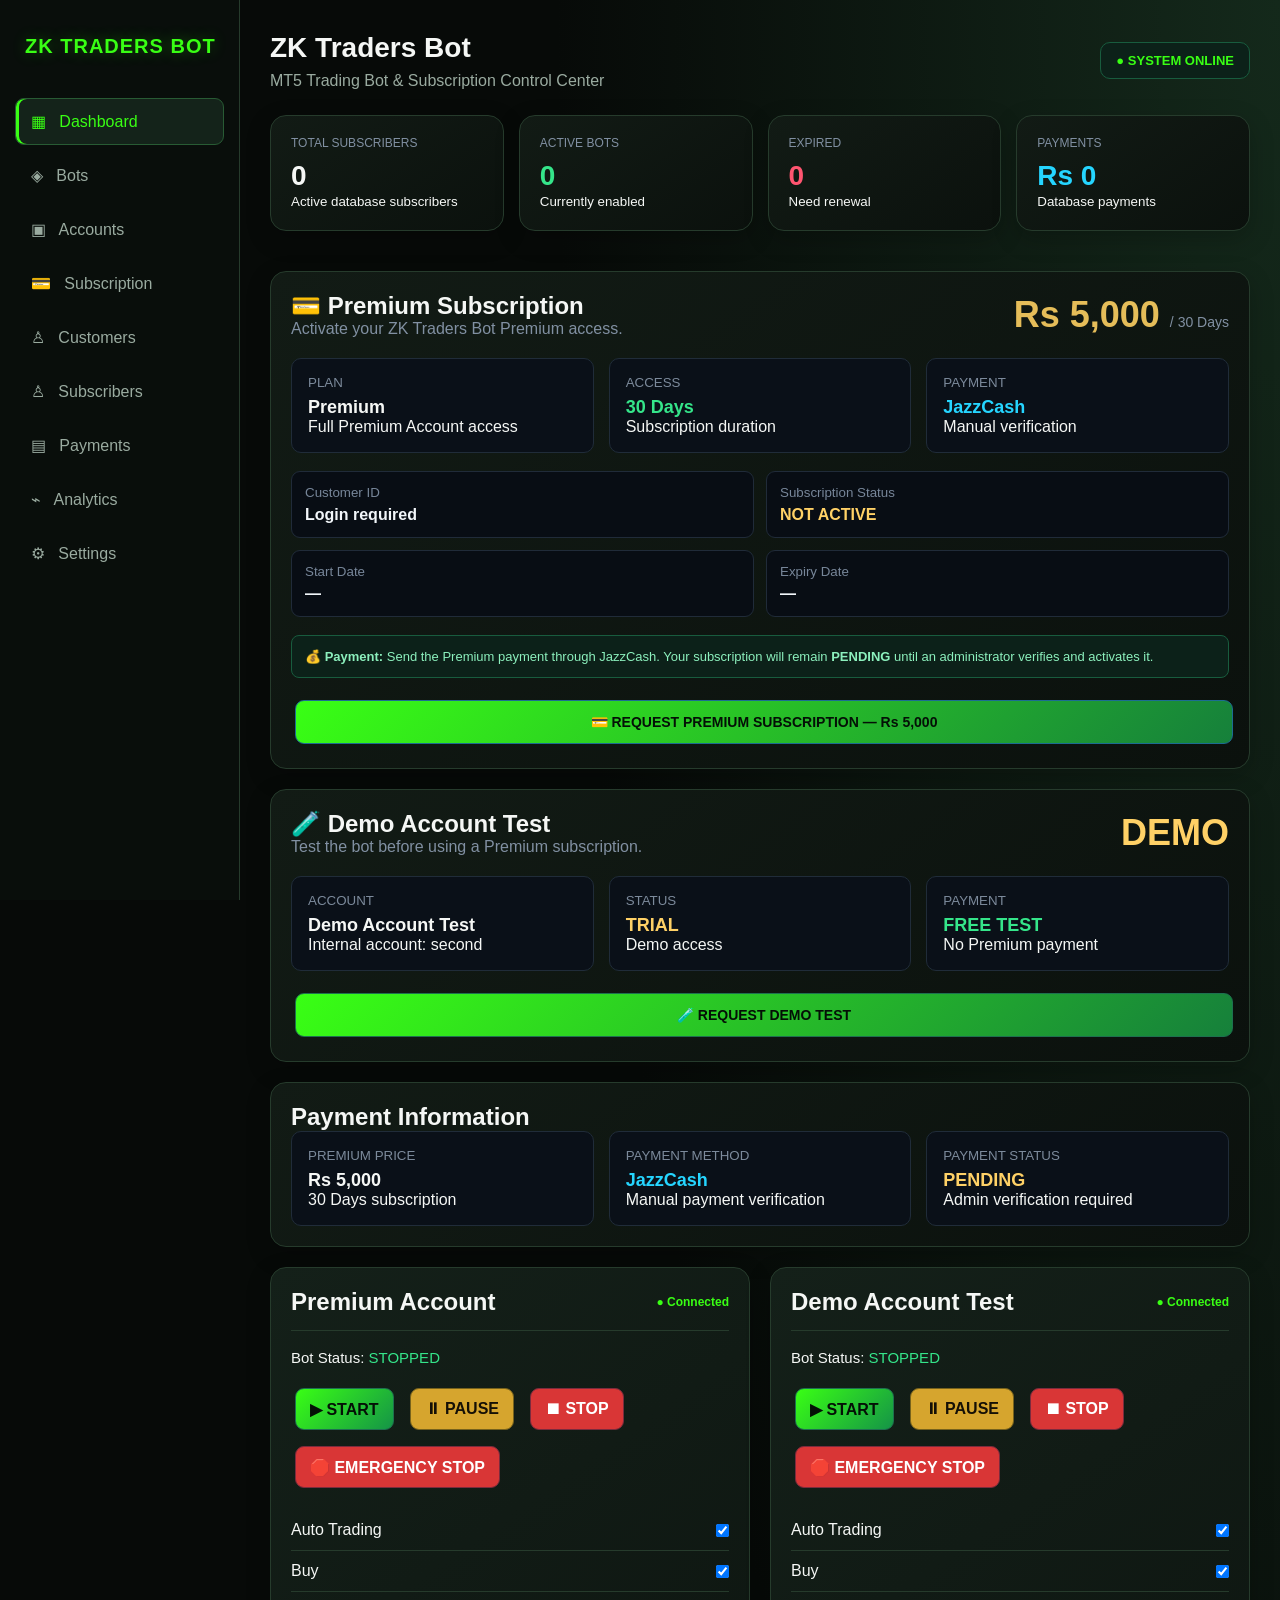
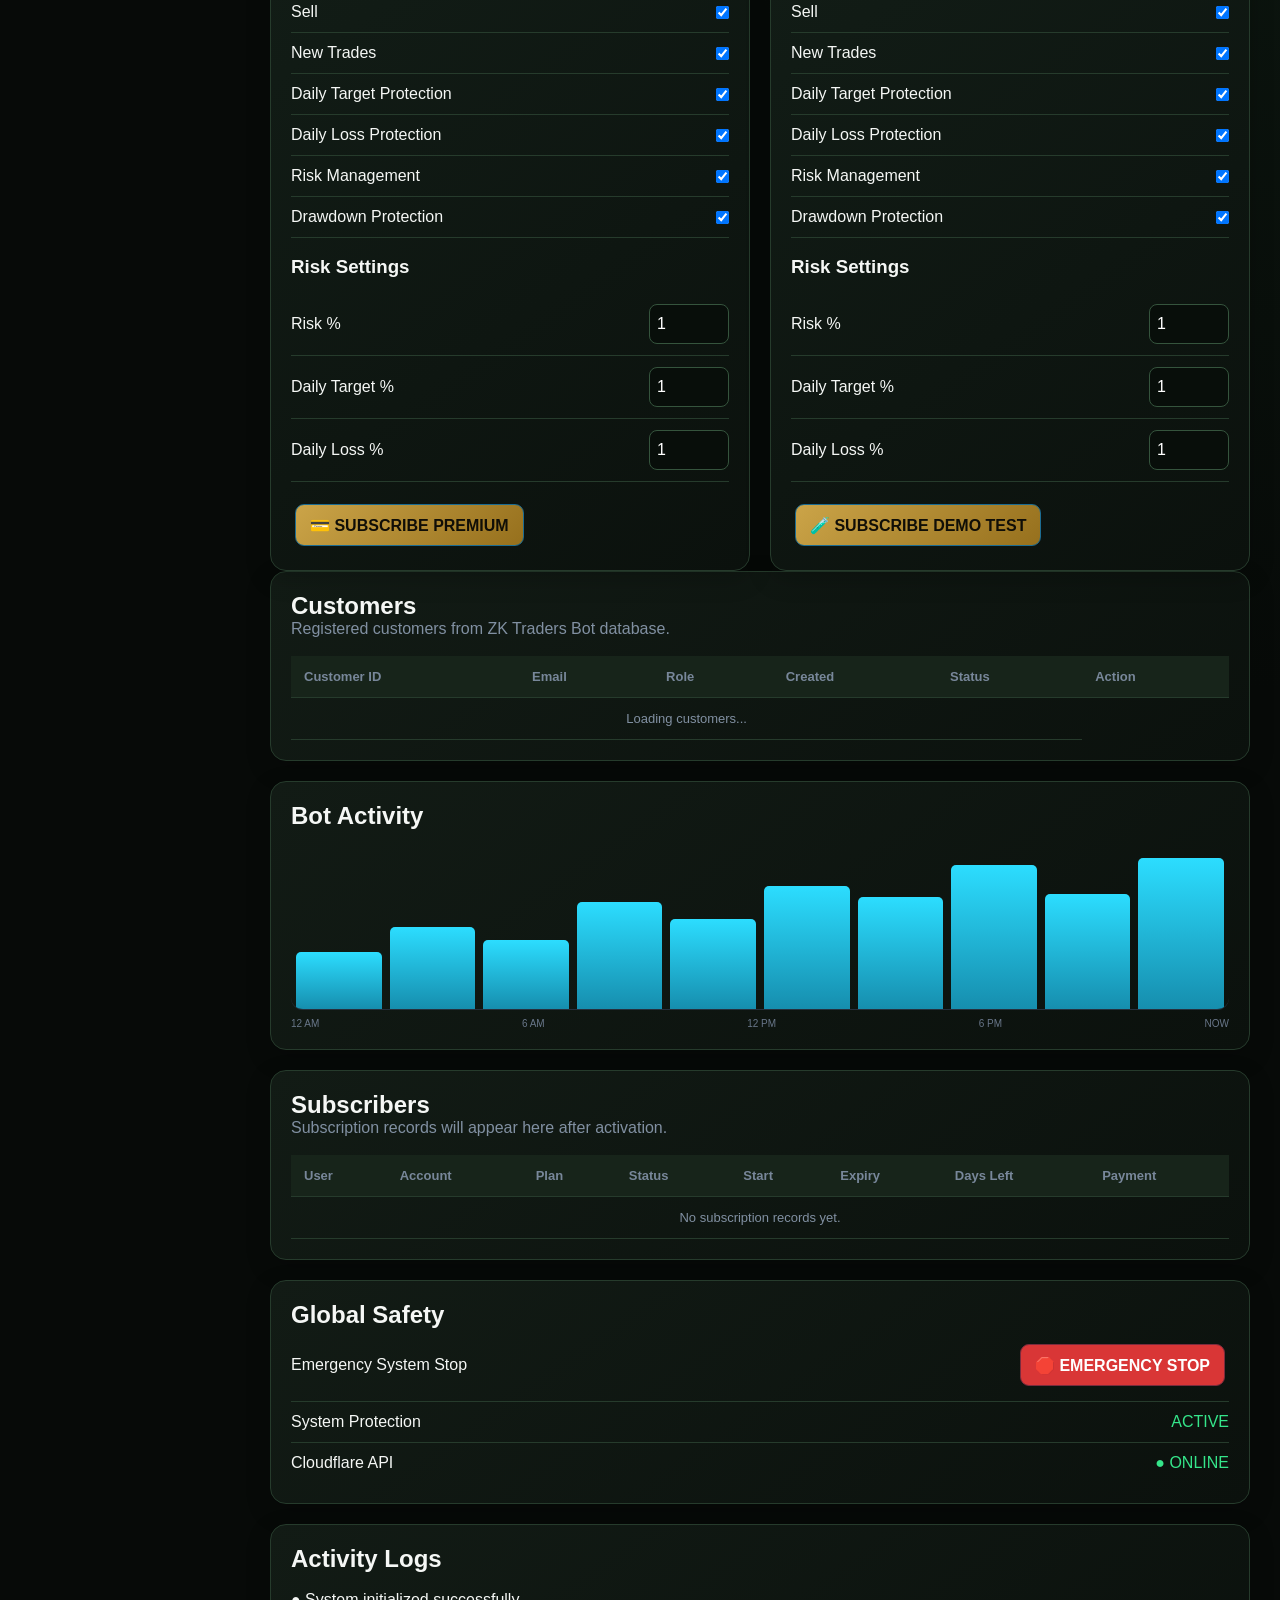
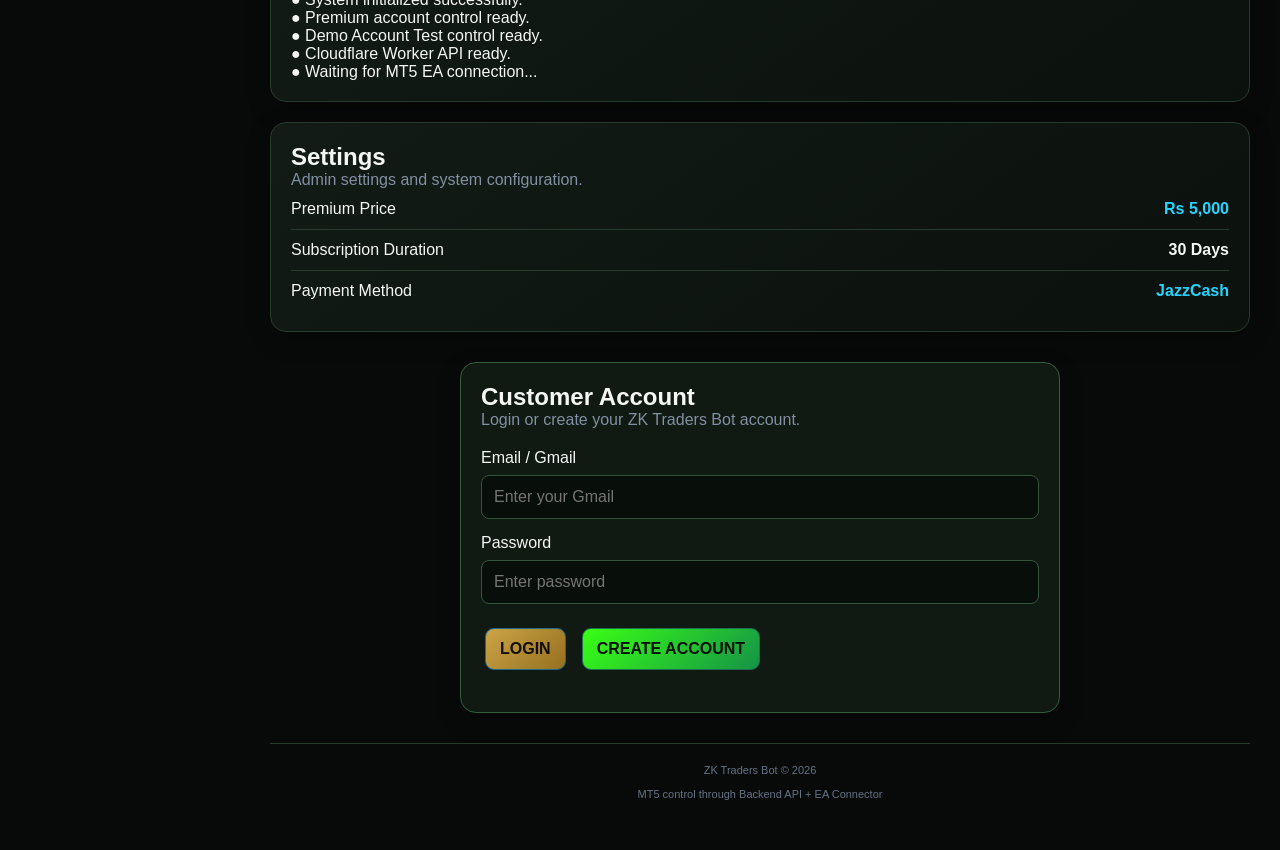
<file: index.html>
<!DOCTYPE html>
<html lang="en">

<head>
    <meta charset="UTF-8">
   <meta name="viewport" content="width=device-width, initial-scale=1.0">

    <title>ZK Traders Bot</title>

    <link rel="stylesheet" href="style.css">

    <style>
        * {
            box-sizing: border-box;
        }

        html {
            scroll-behavior: smooth;
        }

        body {
            margin: 0;
            font-family: Arial, Helvetica, sans-serif;
            background: #070b12;
            color: #f2f6fa;
        }

        .app {
            display: flex;
            min-height: 100vh;
        }

        /* SIDEBAR */

        .sidebar {
            width: 240px;
            background: #0c111a;
            border-right: 1px solid #202a38;
            padding: 25px 15px;
            position: fixed;
            top: 0;
            bottom: 0;
            overflow-y: auto;
        }

        .logo {
            font-size: 20px;
            font-weight: bold;
            padding: 10px;
            margin-bottom: 30px;
            color: #24d8ff;
        }

        .nav-item {
            display: block;
            text-decoration: none;
            color: #8795a7;
            padding: 13px 15px;
            border-radius: 9px;
            margin-bottom: 7px;
        }

        .nav-item:hover,
        .nav-item.active {
            background: #14202d;
            color: #ffffff;
        }

        /* MAIN */

        .main {
            margin-left: 240px;
            width: calc(100% - 240px);
            padding: 30px;
        }

        .header {
            display: flex;
            justify-content: space-between;
            align-items: center;
            margin-bottom: 25px;
        }

        .header h1 {
            margin: 0;
            font-size: 28px;
        }

        .header p {
            color: #7d8b9d;
            margin-top: 7px;
        }

        .status-online {
            background: #0c2119;
            border: 1px solid #185c3e;
            color: #35e58a;
            padding: 10px 15px;
            border-radius: 10px;
            font-size: 13px;
        }

        /* STAT CARDS */

        .cards {
            display: grid;
            grid-template-columns: repeat(4, 1fr);
            gap: 15px;
            margin-bottom: 20px;
        }

        .card {
            background: linear-gradient(145deg, #111822, #0d131c);
            border: 1px solid #202b39;
            border-radius: 14px;
            padding: 20px;
            margin-bottom: 20px;
        }

        .card h2,
        .card h3 {
            margin-top: 0;
        }

        .metric-label {
            color: #8190a2;
            font-size: 12px;
        }

        .metric-number {
            font-size: 28px;
            font-weight: bold;
            margin-top: 10px;
        }

        .green {
            color: #35e58a !important;
        }

        .cyan {
            color: #25d5ff !important;
        }

        .red {
            color: #ff5570 !important;
        }

        .yellow {
            color: #ffd166 !important;
        }

        /* BOT AREA */

        .account-grid {
            display: grid;
            grid-template-columns: repeat(2, 1fr);
            gap: 20px;
        }

        .account-header {
            display: flex;
            justify-content: space-between;
            align-items: center;
            gap: 10px;
        }

        .connected {
            color: #35e58a;
            font-size: 12px;
        }

        .bot-status {
            font-size: 15px;
            margin: 18px 0;
        }

        .buttons {
            display: flex;
            gap: 8px;
            flex-wrap: wrap;
            margin-bottom: 18px;
        }

        button {
            border: 1px solid #2b3949;
            background: #151e29;
            color: white;
            padding: 10px 14px;
            border-radius: 8px;
            cursor: pointer;
        }

        button:hover {
            opacity: .85;
        }

        .start {
            background: #123c2c;
            border-color: #1d714f;
        }

        .pause {
            background: #3a3215;
            border-color: #77621c;
        }

        .stop {
            background: #421923;
            border-color: #7c2b3d;
        }

        .blue {
            background: #12354b;
            border-color: #1c6c92;
        }

        .subscribe-button {
            width: 100%;
            padding: 13px;
            font-size: 14px;
            font-weight: bold;
        }

        /* CONTROL ROWS */

        .control {
            display: flex;
            justify-content: space-between;
            align-items: center;
            padding: 11px 0;
            border-bottom: 1px solid #1c2632;
            gap: 15px;
        }

        .control input[type="number"] {
            width: 80px;
            background: #080d14;
            color: white;
            border: 1px solid #293646;
            border-radius: 6px;
            padding: 7px;
        }

        /* SUBSCRIPTION */

        .subscription-hero {
            background:
                radial-gradient(circle at top right, rgba(37, 213, 255, .12), transparent 35%),
                linear-gradient(145deg, #111b27, #0b1119);
            border: 1px solid #244257;
        }

        .subscription-title {
            display: flex;
            justify-content: space-between;
            align-items: center;
            gap: 20px;
            margin-bottom: 20px;
        }

        .subscription-price {
            font-size: 36px;
            font-weight: bold;
            color: #25d5ff;
        }

        .subscription-price span {
            font-size: 14px;
            color: #8190a2;
            font-weight: normal;
        }

        .subscription-grid {
            display: grid;
            grid-template-columns: 1fr 1fr 1fr;
            gap: 15px;
        }

        .subscription-box {
            background: #0a1018;
            border: 1px solid #202c39;
            border-radius: 10px;
            padding: 16px;
        }

        .subscription-box small {
            display: block;
            color: #7c8a9b;
            margin-bottom: 7px;
        }

        .subscription-box strong {
            font-size: 18px;
        }

        .subscription-details {
            display: grid;
            grid-template-columns: repeat(2, 1fr);
            gap: 12px;
            margin-top: 18px;
        }

        .subscription-detail {
            background: #080d14;
            border: 1px solid #202b39;
            border-radius: 9px;
            padding: 13px;
        }

        .subscription-detail small {
            display: block;
            color: #778699;
            margin-bottom: 6px;
        }

        .subscription-detail strong {
            color: #f2f6fa;
        }

        .payment-note {
            background: #0c2119;
            border: 1px solid #185c3e;
            color: #8cf0bd;
            padding: 13px;
            border-radius: 8px;
            margin-top: 18px;
            font-size: 13px;
        }

        .demo-subscription {
            background:
                radial-gradient(circle at top right, rgba(255, 209, 102, .08), transparent 35%),
                linear-gradient(145deg, #151710, #0d1110);
        }

        /* TABLE */

        .table-wrapper {
            overflow-x: auto;
        }

        table {
            width: 100%;
            border-collapse: collapse;
            min-width: 700px;
        }

        th,
        td {
            padding: 13px;
            border-bottom: 1px solid #1d2733;
            text-align: left;
            font-size: 13px;
        }

        th {
            color: #78879a;
        }

        .badge {
            padding: 5px 8px;
            border-radius: 6px;
            font-size: 10px;
            font-weight: bold;
        }

        .badge-active {
            background: #10291f;
            color: #35e58a;
        }

        .badge-expired {
            background: #2b151b;
            color: #ff647d;
        }

        .badge-pending {
            background: #332b12;
            color: #ffd166;
        }

        /* CUSTOMER TABLE */

        .customer-id {
            color: #25d5ff;
            font-weight: bold;
        }

        .customer-email {
            color: #dce5ef;
        }

        .admin-badge {
            background: #12354b;
            color: #25d5ff;
        }

        .customer-badge {
            background: #10291f;
            color: #35e58a;
        }

        /* CHART */

        .chart {
            height: 180px;
            display: flex;
            align-items: end;
            gap: 8px;
            border-bottom: 1px solid #26303d;
            padding: 15px 5px 0;
        }

        .bar {
            flex: 1;
            background: linear-gradient(to top, #168eae, #2cddff);
            border-radius: 5px 5px 0 0;
            min-height: 10px;
        }

        .chart-labels {
            display: flex;
            justify-content: space-between;
            color: #687689;
            font-size: 10px;
            margin-top: 8px;
        }

        .footer {
            color: #657386;
            text-align: center;
            font-size: 11px;
            padding: 20px;
        }

        /* LOGIN */

        .customer-access {
            max-width: 600px;
            margin: 30px auto;
        }

        .customer-input {
            width: 100%;
            margin-top: 8px;
            padding: 12px;
            background: #080d14;
            color: white;
            border: 1px solid #293646;
            border-radius: 7px;
        }

        .customer-help {
            color: #8190a2;
        }

        /* RESPONSIVE */

        @media(max-width: 1100px) {

            .cards {
                grid-template-columns: repeat(2, 1fr);
            }

            .account-grid {
                grid-template-columns: 1fr;
            }

            .subscription-grid {
                grid-template-columns: 1fr;
            }
        }

        @media(max-width: 700px) {

            .sidebar {
                width: 65px;
                padding: 15px 7px;
            }

            .logo {
                font-size: 0;
            }

            .logo:after {
                content: "ZK";
                font-size: 18px;
            }

            .nav-item {
                font-size: 0;
                text-align: center;
            }

            .main {
                margin-left: 65px;
                width: calc(100% - 65px);
                padding: 15px;
            }

            .cards {
                grid-template-columns: 1fr;
            }

            .header {
                align-items: flex-start;
                gap: 10px;
                flex-direction: column;
            }

            .account-header {
                align-items: flex-start;
                flex-direction: column;
            }

            .control {
                align-items: flex-start;
            }

            .subscription-title {
                align-items: flex-start;
                flex-direction: column;
            }

            .subscription-details {
                grid-template-columns: 1fr;
            }
        }
    </style>
</head>

<body>

<div class="app">

    <!-- SIDEBAR -->

    <aside class="sidebar">

        <div class="logo">
            ZK TRADERS BOT
        </div>

        <a href="#dashboard" class="nav-item active">
            ▦ &nbsp; Dashboard
        </a>

        <a href="#bots" class="nav-item">
            ◈ &nbsp; Bots
        </a>

     <a href="accounts.html" class="nav-item">
            ▣ &nbsp; Accounts
        </a>

        <a href="#subscription" class="nav-item">
            💳 &nbsp; Subscription
        </a>

        <a href="#customers" class="nav-item">
            ♙ &nbsp; Customers
        </a>

        <a href="#subscribers" class="nav-item">
            ♙ &nbsp; Subscribers
        </a>
<a href="payment.html" class="nav-item">
            ▤ &nbsp; Payments
        </a>

        <a href="#analytics" class="nav-item">
            ⌁ &nbsp; Analytics
        </a>

        <a href="#settings" class="nav-item">
            ⚙ &nbsp; Settings
        </a>

    </aside>


    <!-- MAIN -->

    <main class="main">

        <!-- HEADER -->

        <div class="header" id="dashboard">

            <div>

                <h1>
                    ZK Traders Bot
                </h1>

                <p>
                    MT5 Trading Bot & Subscription Control Center
                </p>

            </div>

            <div class="status-online">
                ● SYSTEM ONLINE
            </div>

        </div>


        <!-- STATISTICS -->

        <div class="cards">

            <div class="card">

                <div class="metric-label">
                    TOTAL SUBSCRIBERS
                </div>

                <div class="metric-number subscriber-count">
                    0
                </div>

                <small>
                    Active database subscribers
                </small>

            </div>


            <div class="card">

                <div class="metric-label">
                    ACTIVE BOTS
                </div>

                <div class="metric-number green">
                    0
                </div>

                <small>
                    Currently enabled
                </small>

            </div>


            <div class="card">

                <div class="metric-label">
                    EXPIRED
                </div>

                <div class="metric-number red">
                    0
                </div>

                <small>
                    Need renewal
                </small>

            </div>


            <div class="card">

                <div class="metric-label">
                    PAYMENTS
                </div>

                <div class="metric-number cyan">
                    Rs 0
                </div>

                <small>
                    Database payments
                </small>

            </div>

        </div>


        <!-- SUBSCRIPTION PAGE -->

        <section id="subscription">

            <div class="card subscription-hero">

                <div class="subscription-title">

                    <div>

                        <h2>
                            💳 Premium Subscription
                        </h2>

                        <p class="customer-help">
                            Activate your ZK Traders Bot Premium access.
                        </p>

                    </div>

                    <div class="subscription-price">
                        Rs 5,000
                        <span>/ 30 Days</span>
                    </div>

                </div>


                <div class="subscription-grid">

                    <div class="subscription-box">

                        <small>
                            PLAN
                        </small>

                        <strong>
                            Premium
                        </strong>

                        <p>
                            Full Premium Account access
                        </p>

                    </div>


                    <div class="subscription-box">

                        <small>
                            ACCESS
                        </small>

                        <strong class="green">
                            30 Days
                        </strong>

                        <p>
                            Subscription duration
                        </p>

                    </div>


                    <div class="subscription-box">

                        <small>
                            PAYMENT
                        </small>

                        <strong class="cyan">
                            JazzCash
                        </strong>

                        <p>
                            Manual verification
                        </p>

                    </div>

                </div>


                <div class="subscription-details">

                    <div class="subscription-detail">

                        <small>
                            Customer ID
                        </small>

                        <strong id="subscription-customer-id">
                            Login required
                        </strong>

                    </div>


                    <div class="subscription-detail">

                        <small>
                            Subscription Status
                        </small>

                        <strong class="yellow" id="subscription-status">
                            NOT ACTIVE
                        </strong>

                    </div>


                    <div class="subscription-detail">

                        <small>
                            Start Date
                        </small>

                        <strong id="subscription-start">
                            —
                        </strong>

                    </div>


                    <div class="subscription-detail">

                        <small>
                            Expiry Date
                        </small>

                        <strong id="subscription-expiry">
                            —
                        </strong>

                    </div>

                </div>


                <div class="payment-note">

                    💰 <strong>Payment:</strong>
                    Send the Premium payment through JazzCash.
                    Your subscription will remain <strong>PENDING</strong>
                    until an administrator verifies and activates it.

                </div>


                <br>

                <button
                    class="blue subscribe-button"
                    onclick="subscribePremium()">

                    💳 REQUEST PREMIUM SUBSCRIPTION — Rs 5,000

                </button>

            </div>


            <!-- DEMO SUBSCRIPTION -->

            <div class="card demo-subscription">

                <div class="subscription-title">

                    <div>

                        <h2>
                            🧪 Demo Account Test
                        </h2>

                        <p class="customer-help">
                            Test the bot before using a Premium subscription.
                        </p>

                    </div>

                    <div class="subscription-price yellow">
                        DEMO
                    </div>

                </div>


                <div class="subscription-grid">

                    <div class="subscription-box">

                        <small>
                            ACCOUNT
                        </small>

                        <strong>
                            Demo Account Test
                        </strong>

                        <p>
                            Internal account: second
                        </p>

                    </div>


                    <div class="subscription-box">

                        <small>
                            STATUS
                        </small>

                        <strong class="yellow">
                            TRIAL
                        </strong>

                        <p>
                            Demo access
                        </p>

                    </div>


                    <div class="subscription-box">

                        <small>
                            PAYMENT
                        </small>

                        <strong class="green">
                            FREE TEST
                        </strong>

                        <p>
                            No Premium payment
                        </p>

                    </div>

                </div>


                <br>

                <button
                    class="start subscribe-button"
                    onclick="subscribeDemo()">

                    🧪 REQUEST DEMO TEST

                </button>

            </div>

        </section>


        <!-- PAYMENT INFORMATION -->

        <div
            class="card"
            id="payments">

            <h2>
                Payment Information
            </h2>

            <div class="subscription-grid">

                <div class="subscription-box">

                    <small>
                        PREMIUM PRICE
                    </small>

                    <strong>
                        Rs 5,000
                    </strong>

                    <p>
                        30 Days subscription
                    </p>

                </div>


                <div class="subscription-box">

                    <small>
                        PAYMENT METHOD
                    </small>

                    <strong class="cyan">
                        JazzCash
                    </strong>

                    <p>
                        Manual payment verification
                    </p>

                </div>


                <div class="subscription-box">

                    <small>
                        PAYMENT STATUS
                    </small>

                    <strong class="yellow">
                        PENDING
                    </strong>

                    <p>
                        Admin verification required
                    </p>

                </div>

            </div>

        </div>


        <!-- ACCOUNTS -->

        <div id="accounts" class="account-grid">


            <!-- PREMIUM -->

            <div class="card" id="bots">

                <div class="account-header">

                    <h2>
                        Premium Account
                    </h2>

                    <span class="connected">
                        ● Connected
                    </span>

                </div>


                <div class="bot-status">

                    Bot Status:

                    <span id="premium-status" class="green">
                        STOPPED
                    </span>

                </div>


               <div class="buttons admin-only">

                    <button
                        class="start"
                        onclick="setBotStatus('premium','RUNNING')">
                        ▶ START
                    </button>

                    <button
                        class="pause"
                        onclick="setBotStatus('premium','PAUSED')">
                        ⏸ PAUSE
                    </button>

                    <button
                        class="stop"
                        onclick="setBotStatus('premium','STOPPED')">
                        ⏹ STOP
                    </button>

                    <button
                        class="stop"
                        onclick="setBotStatus('premium','EMERGENCY_STOP')">
                        🛑 EMERGENCY STOP
                    </button>

                </div>


                <div class="control">
                    <span>Auto Trading</span>
                    <input
                        type="checkbox"
                        checked
                        onchange="toggleControl('premium','autoTrading',this.checked)">
                </div>


                <div class="control">
                    <span>Buy</span>
                    <input
                        type="checkbox"
                        checked
                        onchange="toggleControl('premium','buy',this.checked)">
                </div>


                <div class="control">
                    <span>Sell</span>
                    <input
                        type="checkbox"
                        checked
                        onchange="toggleControl('premium','sell',this.checked)">
                </div>


                <div class="control">
                    <span>New Trades</span>
                    <input
                        type="checkbox"
                        checked
                        onchange="toggleControl('premium','newTrades',this.checked)">
                </div>


                <div class="control">
                    <span>Daily Target Protection</span>
                    <input
                        type="checkbox"
                        checked
                        onchange="toggleControl('premium','dailyTarget',this.checked)">
                </div>


                <div class="control">
                    <span>Daily Loss Protection</span>
                    <input
                        type="checkbox"
                        checked
                        onchange="toggleControl('premium','dailyLoss',this.checked)">
                </div>


                <div class="control">
                    <span>Risk Management</span>
                    <input
                        type="checkbox"
                        checked
                        onchange="toggleControl('premium','risk',this.checked)">
                </div>


                <div class="control">
                    <span>Drawdown Protection</span>
                    <input
                        type="checkbox"
                        checked
                        onchange="toggleControl('premium','drawdown',this.checked)">
                </div>


                <br>

                <h3>
                    Risk Settings
                </h3>


                <div class="control">
                    <span>Risk %</span>

                    <input
                        type="number"
                        id="premium-risk"
                        value="1"
                        min="0"
                        step="0.1">
                </div>


                <div class="control">
                    <span>Daily Target %</span>

                    <input
                        type="number"
                        id="premium-target"
                        value="1"
                        min="0"
                        step="0.1">
                </div>


                <div class="control">
                    <span>Daily Loss %</span>

                    <input
                        type="number"
                        id="premium-loss"
                        value="1"
                        min="0"
                        step="0.1">
                </div>


                <br>

                <button
                    class="blue"
                    onclick="subscribePremium()">

                    💳 SUBSCRIBE PREMIUM

                </button>

            </div>


            <!-- DEMO ACCOUNT -->

            <div class="card">

                <div class="account-header">

                    <h2>
                        Demo Account Test
                    </h2>

                    <span class="connected">
                        ● Connected
                    </span>

                </div>


                <div class="bot-status">

                    Bot Status:

                    <span id="second-status" class="green">
                        STOPPED
                    </span>

                </div>


           <div class="buttons admin-only">

                    <button
                        class="start"
                        onclick="setBotStatus('second','RUNNING')">
                        ▶ START
                    </button>

                    <button
                        class="pause"
                        onclick="setBotStatus('second','PAUSED')">
                        ⏸ PAUSE
                    </button>

                    <button
                        class="stop"
                        onclick="setBotStatus('second','STOPPED')">
                        ⏹ STOP
                    </button>

                    <button
                        class="stop"
                        onclick="setBotStatus('second','EMERGENCY_STOP')">
                        🛑 EMERGENCY STOP
                    </button>

                </div>


                <div class="control">
                    <span>Auto Trading</span>
                    <input
                        type="checkbox"
                        checked
                        onchange="toggleControl('second','autoTrading',this.checked)">
                </div>


                <div class="control">
                    <span>Buy</span>
                    <input
                        type="checkbox"
                        checked
                        onchange="toggleControl('second','buy',this.checked)">
                </div>


                <div class="control">
                    <span>Sell</span>
                    <input
                        type="checkbox"
                        checked
                        onchange="toggleControl('second','sell',this.checked)">
                </div>


                <div class="control">
                    <span>New Trades</span>
                    <input
                        type="checkbox"
                        checked
                        onchange="toggleControl('second','newTrades',this.checked)">
                </div>


                <div class="control">
                    <span>Daily Target Protection</span>
                    <input
                        type="checkbox"
                        checked
                        onchange="toggleControl('second','dailyTarget',this.checked)">
                </div>


                <div class="control">
                    <span>Daily Loss Protection</span>
                    <input
                        type="checkbox"
                        checked
                        onchange="toggleControl('second','dailyLoss',this.checked)">
                </div>


                <div class="control">
                    <span>Risk Management</span>
                    <input
                        type="checkbox"
                        checked
                        onchange="toggleControl('second','risk',this.checked)">
                </div>


                <div class="control">
                    <span>Drawdown Protection</span>
                    <input
                        type="checkbox"
                        checked
                        onchange="toggleControl('second','drawdown',this.checked)">
                </div>


                <br>

                <h3>
                    Risk Settings
                </h3>


                <div class="control">
                    <span>Risk %</span>

                    <input
                        type="number"
                        id="second-risk"
                        value="1"
                        min="0"
                        step="0.1">
                </div>


                <div class="control">
                    <span>Daily Target %</span>

                    <input
                        type="number"
                        id="second-target"
                        value="1"
                        min="0"
                        step="0.1">
                </div>


                <div class="control">
                    <span>Daily Loss %</span>

                    <input
                        type="number"
                        id="second-loss"
                        value="1"
                        min="0"
                        step="0.1">
                </div>


                <br>

                <button
                    class="blue"
                    onclick="subscribeDemo()">

                    🧪 SUBSCRIBE DEMO TEST

                </button>

            </div>

        </div>


        <!-- CUSTOMERS -->

        <div
            class="card"
            id="customers">

            <h2>
                Customers
            </h2>

            <p class="customer-help">
                Registered customers from ZK Traders Bot database.
            </p>

            <br>

            <div class="table-wrapper">

                <table>

                    <thead>

                    <tr>
                        <th>Customer ID</th>
                        <th>Email</th>
                        <th>Role</th>
                        <th>Created</th>
                        <th>Status</th>
                        <th>Action</th>
                    </tr>

                    </thead>

                    <tbody id="customers-list">

                    <tr>

                        <td
                            colspan="5"
                            style="text-align:center;color:#8190a2;">

                            Loading customers...

                        </td>

                    </tr>

                    </tbody>

                </table>

            </div>

        </div>
<!-- CUSTOMER DETAILS PANEL -->

<div
    class="card"
    id="customer-details-panel"
    style="display:none;">

    <h2>
        Customer Details
    </h2>

    <p class="customer-help">
        Complete information for the selected customer.
    </p>

    <br>


    <!-- BASIC INFORMATION -->

    <h3>
        Customer Information
    </h3>

    <br>

    <div class="control">
        <span>Customer ID</span>

        <strong id="detail-customer-id">
            -
        </strong>
    </div>


    <div class="control">
        <span>Email</span>

        <strong id="detail-email">
            -
        </strong>
    </div>


    <div class="control">
        <span>Role</span>

        <strong id="detail-role">
            -
        </strong>
    </div>


    <div class="control">
        <span>Status</span>

        <strong id="detail-status">
            -
        </strong>
    </div>


    <div class="control">
        <span>Created</span>

        <strong id="detail-created">
            -
        </strong>
    </div>


    <br>


    <!-- ACCOUNT INFORMATION -->

    <h3>
        Account Information
    </h3>

    <br>

    <div class="control">
        <span>MT5 Account</span>

        <strong id="detail-account">
            -
        </strong>
    </div>


    <div class="control">
        <span>Broker</span>

        <strong id="detail-broker">
            -
        </strong>
    </div>


    <div class="control">
        <span>Account Type</span>

        <strong id="detail-account-type">
            -
        </strong>
    </div>


    <br>


    <!-- SUBSCRIPTION INFORMATION -->

    <h3>
        Subscription Information
    </h3>

    <br>

    <div class="control">
        <span>Plan</span>

        <strong id="detail-plan">
            -
        </strong>
    </div>


    <div class="control">
        <span>Subscription Status</span>

        <strong id="detail-subscription-status">
            -
        </strong>
    </div>


    <div class="control">
        <span>Start Date</span>

        <strong id="detail-start">
            -
        </strong>
    </div>


    <div class="control">
        <span>Expiry Date</span>

        <strong id="detail-expiry">
            -
        </strong>
    </div>


    <div class="control">
        <span>Days Remaining</span>

        <strong id="detail-days-left">
            -
        </strong>
    </div>


    <br>


    <!-- PAYMENT INFORMATION -->

    <h3>
        Payment Information
    </h3>

    <br>

    <div class="control">
        <span>Payment Method</span>

        <strong id="detail-payment-method">
            JazzCash
        </strong>
    </div>


    <div class="control">
        <span>Payment Status</span>

        <strong id="detail-payment-status">
            -
        </strong>
    </div>


    <br>


    <!-- CLOSE -->

    <button
        type="button"
        onclick="closeCustomerDetails()">

        CLOSE

    </button>

</div>

        <!-- ACTIVITY CHART -->

        <div
            class="card"
            id="analytics">

            <h2>
                Bot Activity
            </h2>

            <div class="chart">

                <div class="bar" style="height:35%"></div>
                <div class="bar" style="height:50%"></div>
                <div class="bar" style="height:42%"></div>
                <div class="bar" style="height:65%"></div>
                <div class="bar" style="height:55%"></div>
                <div class="bar" style="height:75%"></div>
                <div class="bar" style="height:68%"></div>
                <div class="bar" style="height:88%"></div>
                <div class="bar" style="height:70%"></div>
                <div class="bar" style="height:92%"></div>

            </div>

            <div class="chart-labels">

                <span>12 AM</span>
                <span>6 AM</span>
                <span>12 PM</span>
                <span>6 PM</span>
                <span>NOW</span>

            </div>

        </div>


        <!-- SUBSCRIBERS -->

        <div
            class="card"
            id="subscribers">

            <h2>
                Subscribers
            </h2>

            <p class="customer-help">
                Subscription records will appear here after activation.
            </p>

            <br>

            <div class="table-wrapper">

                <table>

                    <thead>

                    <tr>

                        <th>User</th>
                        <th>Account</th>
                        <th>Plan</th>
                        <th>Status</th>
                        <th>Start</th>
                        <th>Expiry</th>
                        <th>Days Left</th>
                        <th>Payment</th>

                    </tr>

                    </thead>

                    <tbody id="subscribers-list">

                    <tr>

                        <td
                            colspan="8"
                            style="text-align:center;color:#8190a2;">

                            No subscription records yet.

                        </td>

                    </tr>

                    </tbody>

                </table>

            </div>

        </div>


        <!-- GLOBAL SAFETY -->

        <div class="card">

            <h2>
                Global Safety
            </h2>

            <div class="control">

                <span>
                    Emergency System Stop
                </span>

                <button
                    class="stop"
                    onclick="alert('Global emergency stop activated')">

                    🛑 EMERGENCY STOP

                </button>

            </div>


            <div class="control">

                <span>
                    System Protection
                </span>

                <span class="green">
                    ACTIVE
                </span>

            </div>


            <div class="control">

                <span>
                    Cloudflare API
                </span>

                <span class="green">
                    ● ONLINE
                </span>

            </div>

        </div>


        <!-- ACTIVITY LOG -->

        <div class="card">

            <h2>
                Activity Logs
            </h2>

            <br>

            <p>
                ● System initialized successfully.
            </p>

            <p>
                ● Premium account control ready.
            </p>

            <p>
                ● Demo Account Test control ready.
            </p>

            <p>
                ● Cloudflare Worker API ready.
            </p>

            <p>
                ● Waiting for MT5 EA connection...
            </p>

        </div>


        <!-- SETTINGS -->

        <div
            class="card"
            id="settings">

            <h2>
                Settings
            </h2>

            <p class="customer-help">
                Admin settings and system configuration.
            </p>


            <div class="control">

                <span>
                    Premium Price
                </span>

                <strong class="cyan">
                    Rs 5,000
                </strong>

            </div>


            <div class="control">

                <span>
                    Subscription Duration
                </span>

                <strong>
                    30 Days
                </strong>

            </div>


            <div class="control">

                <span>
                    Payment Method
                </span>

                <strong class="cyan">
                    JazzCash
                </strong>

            </div>

        </div>


        <!-- CUSTOMER ACCESS -->

        <div class="card customer-access">

            <h2>
                Customer Account
            </h2>

            <p class="customer-help">
                Login or create your ZK Traders Bot account.
            </p>


            <div style="margin-top:20px;">

                <label>
                    Email / Gmail
                </label>

                <input
                    type="email"
                    id="customer-email"
                    class="customer-input"
                    placeholder="Enter your Gmail">

            </div>


            <div style="margin-top:15px;">

                <label>
                    Password
                </label>

                <input
                    type="password"
                    id="customer-password"
                    class="customer-input"
                    placeholder="Enter password">

            </div>


            <div
                class="buttons"
                style="margin-top:20px;">

                <button
                    class="blue"
                    onclick="customerLogin()">

                    LOGIN

                </button>


                <button
                    class="start"
                    onclick="customerRegister()">

                    CREATE ACCOUNT

                </button>

            </div>

        </div>


        <div class="footer">

            ZK Traders Bot © 2026

            <br><br>

            MT5 control through Backend API + EA Connector

        </div>

    </main>

</div>


<script src="app.js"></script>

</body>

</html>
</file>
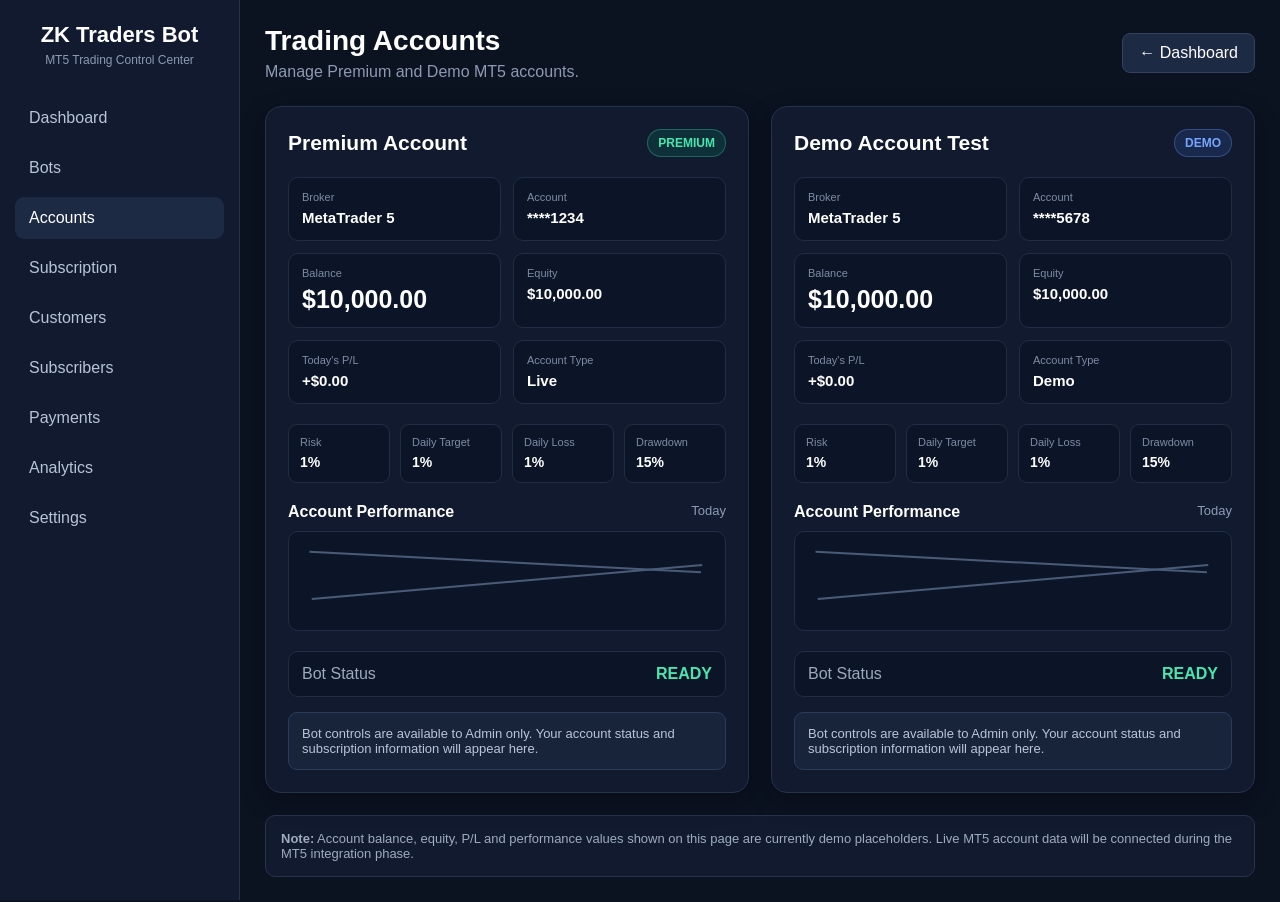
<file: accounts.html>
<!DOCTYPE html>
<html lang="en">
<head>
    <meta charset="UTF-8">
    <meta name="viewport" content="width=device-width, initial-scale=1.0">

    <title>ZK Traders Bot - Accounts</title>

    <style>
        * {
            box-sizing: border-box;
            margin: 0;
            padding: 0;
        }

        body {
            font-family: Arial, sans-serif;
            background: #0b1220;
            color: #ffffff;
            min-height: 100vh;
        }

        .layout {
            display: flex;
            min-height: 100vh;
        }

        .sidebar {
            width: 240px;
            background: #111a2e;
            border-right: 1px solid #26334d;
            padding: 22px 15px;
            position: fixed;
            top: 0;
            bottom: 0;
            left: 0;
        }

        .logo {
            font-size: 22px;
            font-weight: bold;
            margin-bottom: 30px;
            text-align: center;
        }

        .logo span {
            display: block;
            font-size: 12px;
            color: #8d9ab3;
            margin-top: 5px;
            font-weight: normal;
        }

        .nav {
            display: flex;
            flex-direction: column;
            gap: 8px;
        }

        .nav a {
            text-decoration: none;
            color: #b9c4d8;
            padding: 12px 14px;
            border-radius: 9px;
            display: block;
            transition: 0.2s;
        }

        .nav a:hover,
        .nav a.active {
            background: #1d2a44;
            color: #ffffff;
        }

        .main {
            margin-left: 240px;
            width: calc(100% - 240px);
            padding: 25px;
        }

        .topbar {
            display: flex;
            justify-content: space-between;
            align-items: center;
            margin-bottom: 25px;
            gap: 15px;
        }

        .topbar h1 {
            font-size: 28px;
        }

        .topbar p {
            color: #8d9ab3;
            margin-top: 6px;
        }

        .back-btn {
            background: #1d2a44;
            color: white;
            border: 1px solid #31415f;
            padding: 10px 16px;
            border-radius: 8px;
            text-decoration: none;
            cursor: pointer;
        }

        .back-btn:hover {
            background: #263958;
        }

        .account-grid {
            display: grid;
            grid-template-columns: repeat(2, minmax(0, 1fr));
            gap: 22px;
        }

        .account-card {
            background: #111a2e;
            border: 1px solid #26334d;
            border-radius: 16px;
            padding: 22px;
            box-shadow: 0 8px 25px rgba(0, 0, 0, 0.25);
        }

        .account-header {
            display: flex;
            justify-content: space-between;
            align-items: center;
            gap: 10px;
            margin-bottom: 20px;
        }

        .account-header h2 {
            font-size: 21px;
        }

        .badge {
            padding: 6px 10px;
            border-radius: 20px;
            font-size: 12px;
            font-weight: bold;
        }

        .premium {
            background: rgba(0, 180, 120, 0.15);
            color: #49e6ae;
            border: 1px solid rgba(73, 230, 174, 0.3);
        }

        .demo {
            background: rgba(70, 130, 255, 0.15);
            color: #75a5ff;
            border: 1px solid rgba(117, 165, 255, 0.3);
        }

        .account-info {
            display: grid;
            grid-template-columns: repeat(2, 1fr);
            gap: 12px;
            margin-bottom: 20px;
        }

        .info-box {
            background: #0c1527;
            border: 1px solid #202d45;
            border-radius: 10px;
            padding: 13px;
        }

        .info-box small {
            display: block;
            color: #7e8ba4;
            font-size: 11px;
            margin-bottom: 6px;
        }

        .info-box strong {
            font-size: 15px;
        }

        .balance {
            font-size: 25px !important;
        }

        .settings {
            display: grid;
            grid-template-columns: repeat(4, 1fr);
            gap: 10px;
            margin-bottom: 20px;
        }

        .setting {
            background: #0c1527;
            border: 1px solid #202d45;
            border-radius: 9px;
            padding: 11px;
        }

        .setting span {
            display: block;
            color: #7e8ba4;
            font-size: 11px;
            margin-bottom: 5px;
        }

        .setting strong {
            font-size: 14px;
        }

        .performance {
            margin-top: 10px;
            margin-bottom: 20px;
        }

        .performance-title {
            display: flex;
            justify-content: space-between;
            margin-bottom: 10px;
        }

        .performance-title span {
            color: #8d9ab3;
            font-size: 13px;
        }

        .chart {
            height: 100px;
            border: 1px solid #202d45;
            background: #0c1527;
            border-radius: 10px;
            position: relative;
            overflow: hidden;
        }

        .chart-line {
            position: absolute;
            left: 5%;
            right: 5%;
            top: 50%;
            height: 2px;
            background: #4a5b78;
            transform: rotate(-5deg);
        }

        .chart-line::before {
            content: "";
            position: absolute;
            left: 0;
            top: -20px;
            width: 100%;
            height: 2px;
            background: #4a5b78;
            transform: rotate(8deg);
        }

        .status-row {
            display: flex;
            justify-content: space-between;
            align-items: center;
            background: #0c1527;
            border: 1px solid #202d45;
            padding: 13px;
            border-radius: 10px;
            margin-bottom: 15px;
        }

        .status-label {
            color: #9ca9be;
        }

        .status {
            font-weight: bold;
            color: #49e6ae;
        }

        .admin-only {
            margin-top: 15px;
        }

        .admin-title {
            font-size: 13px;
            color: #8d9ab3;
            margin-bottom: 10px;
        }

        .buttons {
            display: grid;
            grid-template-columns: repeat(4, 1fr);
            gap: 8px;
        }

        .buttons button {
            border: none;
            border-radius: 8px;
            padding: 10px 7px;
            color: white;
            font-weight: bold;
            cursor: pointer;
            font-size: 12px;
        }

        .start {
            background: #16865e;
        }

        .pause {
            background: #a06a16;
        }

        .stop {
            background: #a03c3c;
        }

        .emergency {
            background: #7e1e1e;
        }

        .buttons button:hover {
            opacity: 0.85;
        }

        .customer-message {
            display: none;
            background: #18243a;
            border: 1px solid #2a3b5b;
            color: #b9c4d8;
            padding: 13px;
            border-radius: 9px;
            font-size: 13px;
            margin-top: 15px;
        }

        .admin-access-hidden {
            display: none !important;
        }

        .notice {
            margin-top: 22px;
            padding: 15px;
            border-radius: 10px;
            background: #111a2e;
            border: 1px solid #26334d;
            color: #9eabc0;
            font-size: 13px;
        }

        #message {
            position: fixed;
            right: 20px;
            bottom: 20px;
            background: #17233a;
            border: 1px solid #344866;
            color: white;
            padding: 13px 17px;
            border-radius: 9px;
            display: none;
            z-index: 9999;
        }

        @media (max-width: 950px) {
            .account-grid {
                grid-template-columns: 1fr;
            }

            .settings {
                grid-template-columns: repeat(2, 1fr);
            }
        }

        @media (max-width: 700px) {
            .sidebar {
                position: relative;
                width: 100%;
                height: auto;
                border-right: none;
                border-bottom: 1px solid #26334d;
            }

            .layout {
                display: block;
            }

            .main {
                margin-left: 0;
                width: 100%;
                padding: 16px;
            }

            .nav {
                display: grid;
                grid-template-columns: repeat(2, 1fr);
            }

            .topbar {
                flex-direction: column;
                align-items: flex-start;
            }

            .account-info {
                grid-template-columns: 1fr;
            }

            .settings {
                grid-template-columns: repeat(2, 1fr);
            }

            .buttons {
                grid-template-columns: repeat(2, 1fr);
            }
        }

        @media (max-width: 420px) {
            .nav {
                grid-template-columns: 1fr;
            }

            .settings {
                grid-template-columns: 1fr;
            }

            .buttons {
                grid-template-columns: 1fr;
            }
        }
    </style>
</head>

<body>

<div class="layout">

    <aside class="sidebar">

        <div class="logo">
            ZK Traders Bot
            <span>MT5 Trading Control Center</span>
        </div>

        <nav class="nav">
            <a href="index.html">Dashboard</a>
            <a href="index.html#bots">Bots</a>
            <a href="accounts.html" class="active">Accounts</a>
            <a href="index.html#subscription">Subscription</a>
            <a href="index.html#customers">Customers</a>
            <a href="index.html#subscribers">Subscribers</a>
            <a href="index.html#payments">Payments</a>
            <a href="index.html#analytics">Analytics</a>
            <a href="index.html#settings">Settings</a>
        </nav>

    </aside>


    <main class="main">

        <div class="topbar">

            <div>
                <h1>Trading Accounts</h1>
                <p>Manage Premium and Demo MT5 accounts.</p>
            </div>

            <a href="index.html" class="back-btn">
                ← Dashboard
            </a>

        </div>


        <div class="account-grid">


            <!-- PREMIUM ACCOUNT -->

            <section class="account-card">

                <div class="account-header">
                    <h2>Premium Account</h2>
                    <span class="badge premium">
                        PREMIUM
                    </span>
                </div>


                <div class="account-info">

                    <div class="info-box">
                        <small>Broker</small>
                        <strong>MetaTrader 5</strong>
                    </div>

                    <div class="info-box">
                        <small>Account</small>
                        <strong>****1234</strong>
                    </div>

                    <div class="info-box">
                        <small>Balance</small>
                        <strong class="balance">$10,000.00</strong>
                    </div>

                    <div class="info-box">
                        <small>Equity</small>
                        <strong>$10,000.00</strong>
                    </div>

                    <div class="info-box">
                        <small>Today's P/L</small>
                        <strong>+$0.00</strong>
                    </div>

                    <div class="info-box">
                        <small>Account Type</small>
                        <strong>Live</strong>
                    </div>

                </div>


                <div class="settings">

                    <div class="setting">
                        <span>Risk</span>
                        <strong>1%</strong>
                    </div>

                    <div class="setting">
                        <span>Daily Target</span>
                        <strong>1%</strong>
                    </div>

                    <div class="setting">
                        <span>Daily Loss</span>
                        <strong>1%</strong>
                    </div>

                    <div class="setting">
                        <span>Drawdown</span>
                        <strong>15%</strong>
                    </div>

                </div>


                <div class="performance">

                    <div class="performance-title">
                        <strong>Account Performance</strong>
                        <span>Today</span>
                    </div>

                    <div class="chart">
                        <div class="chart-line"></div>
                    </div>

                </div>


                <div class="status-row">

                    <span class="status-label">
                        Bot Status
                    </span>

                    <span class="status" id="premium-status">
                        READY
                    </span>

                </div>


                <div class="admin-only" data-admin-only="true">

                    <div class="admin-title">
                        Admin Bot Controls
                    </div>

                    <div class="buttons">

                        <button
                            class="start"
                            onclick="sendCommand('premium','START')">
                            START
                        </button>

                        <button
                            class="pause"
                            onclick="sendCommand('premium','PAUSE')">
                            PAUSE
                        </button>

                        <button
                            class="stop"
                            onclick="sendCommand('premium','STOP')">
                            STOP
                        </button>

                        <button
                            class="emergency"
                            onclick="sendCommand('premium','EMERGENCY_STOP')">
                            EMERGENCY
                        </button>

                    </div>

                </div>


                <div
                    class="customer-message"
                    data-customer-message="true">

                    Bot controls are available to Admin only.
                    Your account status and subscription information
                    will appear here.

                </div>

            </section>



            <!-- DEMO ACCOUNT -->

            <section class="account-card">

                <div class="account-header">

                    <h2>Demo Account Test</h2>

                    <span class="badge demo">
                        DEMO
                    </span>

                </div>


                <div class="account-info">

                    <div class="info-box">
                        <small>Broker</small>
                        <strong>MetaTrader 5</strong>
                    </div>

                    <div class="info-box">
                        <small>Account</small>
                        <strong>****5678</strong>
                    </div>

                    <div class="info-box">
                        <small>Balance</small>
                        <strong class="balance">$10,000.00</strong>
                    </div>

                    <div class="info-box">
                        <small>Equity</small>
                        <strong>$10,000.00</strong>
                    </div>

                    <div class="info-box">
                        <small>Today's P/L</small>
                        <strong>+$0.00</strong>
                    </div>

                    <div class="info-box">
                        <small>Account Type</small>
                        <strong>Demo</strong>
                    </div>

                </div>


                <div class="settings">

                    <div class="setting">
                        <span>Risk</span>
                        <strong>1%</strong>
                    </div>

                    <div class="setting">
                        <span>Daily Target</span>
                        <strong>1%</strong>
                    </div>

                    <div class="setting">
                        <span>Daily Loss</span>
                        <strong>1%</strong>
                    </div>

                    <div class="setting">
                        <span>Drawdown</span>
                        <strong>15%</strong>
                    </div>

                </div>


                <div class="performance">

                    <div class="performance-title">
                        <strong>Account Performance</strong>
                        <span>Today</span>
                    </div>

                    <div class="chart">
                        <div class="chart-line"></div>
                    </div>

                </div>


                <div class="status-row">

                    <span class="status-label">
                        Bot Status
                    </span>

                    <span class="status" id="second-status">
                        READY
                    </span>

                </div>


                <div class="admin-only" data-admin-only="true">

                    <div class="admin-title">
                        Admin Bot Controls
                    </div>

                    <div class="buttons">

                        <button
                            class="start"
                            onclick="sendCommand('second','START')">
                            START
                        </button>

                        <button
                            class="pause"
                            onclick="sendCommand('second','PAUSE')">
                            PAUSE
                        </button>

                        <button
                            class="stop"
                            onclick="sendCommand('second','STOP')">
                            STOP
                        </button>

                        <button
                            class="emergency"
                            onclick="sendCommand('second','EMERGENCY_STOP')">
                            EMERGENCY
                        </button>

                    </div>

                </div>


                <div
                    class="customer-message"
                    data-customer-message="true">

                    Bot controls are available to Admin only.
                    Your account status and subscription information
                    will appear here.

                </div>

            </section>

        </div>


        <div class="notice">
            <strong>Note:</strong>
            Account balance, equity, P/L and performance values shown
            on this page are currently demo placeholders. Live MT5
            account data will be connected during the MT5 integration phase.
        </div>

    </main>

</div>


<div id="message"></div>


<script>

const API_URL =
    "https://nameless-waterfall-e777.zainking3214536.workers.dev";


function getToken() {

    return localStorage.getItem("ZK_customer_token") || "";

}


function getUserRole() {

    return (
        localStorage.getItem("ZK_customer_role") || ""
    ).toLowerCase();

}


function isAdmin() {

    return getUserRole() === "admin";

}


function showMessage(message) {

    const box =
        document.getElementById("message");

    if (!box) {
        return;
    }

    box.textContent = message;

    box.style.display = "block";

    setTimeout(function () {

        box.style.display = "none";

    }, 3000);

}


function applyAdminAccess() {

    const admin = isAdmin();

    document
        .querySelectorAll("[data-admin-only='true']")
        .forEach(function (element) {

            if (admin) {

                element.classList.remove(
                    "admin-access-hidden"
                );

            } else {

                element.classList.add(
                    "admin-access-hidden"
                );

            }

        });


    document
        .querySelectorAll("[data-customer-message='true']")
        .forEach(function (element) {

            if (admin) {

                element.style.display = "none";

            } else {

                element.style.display = "block";

            }

        });


    console.log(
        "Accounts Role:",
        admin ? "ADMIN" : "CUSTOMER"
    );

}


async function sendCommand(account, command) {

    if (!isAdmin()) {

        showMessage("Admin access required.");

        return false;

    }


    const token = getToken();


    if (!token) {

        showMessage(
            "Admin login token not found."
        );

        return false;

    }


    try {

        showMessage(
            "Sending " + command + "..."
        );


        const response = await fetch(
            API_URL + "/command",
            {
                method: "POST",

                headers: {
                    "Content-Type": "application/json",
                    "Authorization": "Bearer " + token
                },

                body: JSON.stringify({
                    account: account,
                    command: command
                })
            }
        );


        const data =
            await response.json().catch(function () {
                return {};
            });


        console.log(
            "Command Response:",
            data
        );


        if (!response.ok) {

            showMessage(
                data.error ||
                data.message ||
                "API Error"
            );

            return false;

        }


        updateStatus(
            account,
            command
        );


        showMessage(
            command + " sent successfully."
        );


        return true;

    } catch (error) {

        console.error(
            "Command Error:",
            error
        );

        showMessage(
            "Connection error."
        );

        return false;

    }

}


function updateStatus(account, command) {

    let statusId = "";

    if (account === "premium") {

        statusId = "premium-status";

    }

    if (account === "second") {

        statusId = "second-status";

    }


    const element =
        document.getElementById(statusId);


    if (!element) {
        return;
    }


    if (command === "START") {

        element.textContent = "RUNNING";

    } else if (command === "PAUSE") {

        element.textContent = "PAUSED";

    } else if (command === "STOP") {

        element.textContent = "STOPPED";

    } else if (command === "EMERGENCY_STOP") {

        element.textContent = "EMERGENCY STOP";

    }

}


document.addEventListener(
    "DOMContentLoaded",
    function () {

        applyAdminAccess();

        console.log(
            "ZK Traders Bot Accounts page loaded."
        );

    }
);

</script>

</body>
</html>
</file>
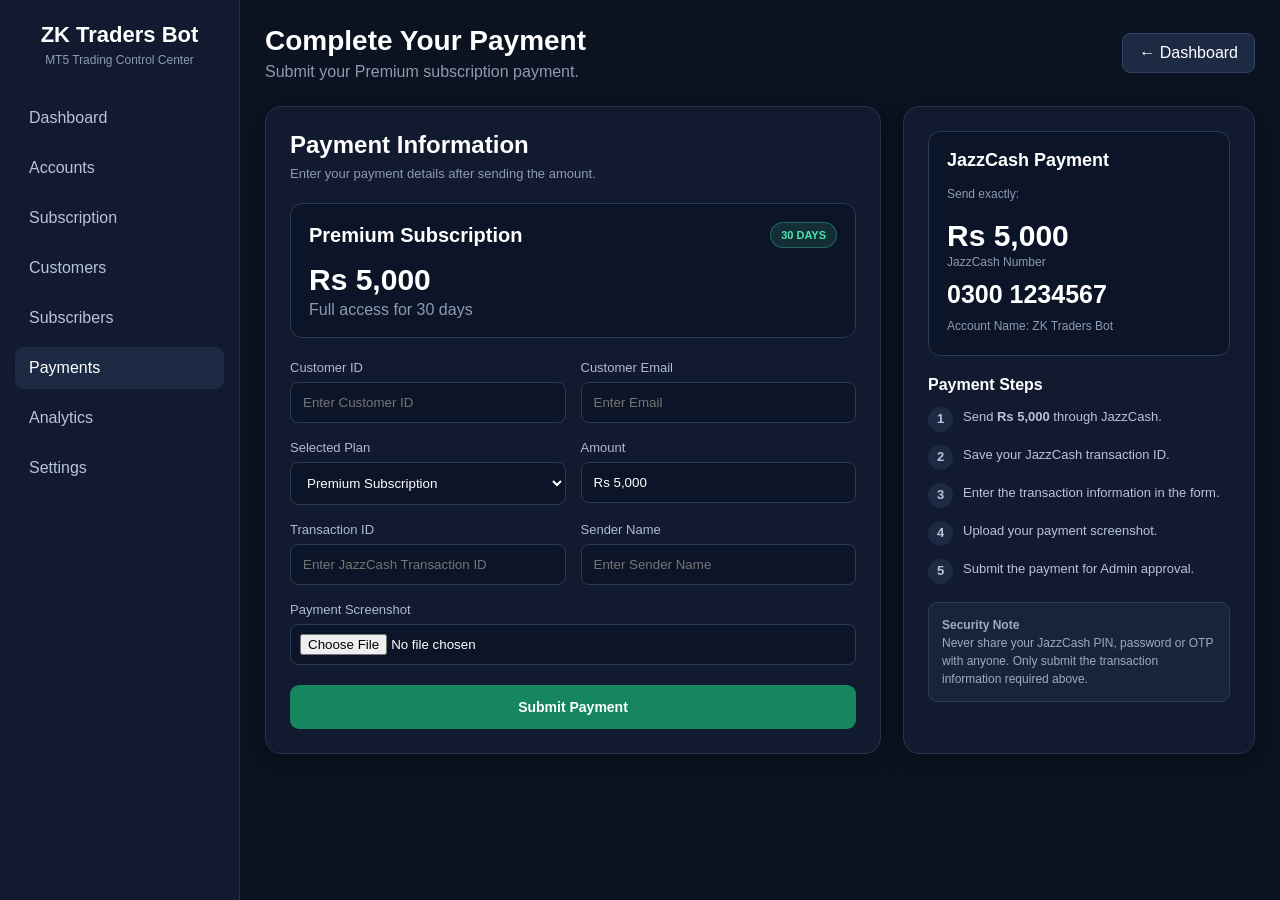
<file: payment.html>
<!DOCTYPE html>
<html lang="en">
<head>
    <meta charset="UTF-8">
    <meta name="viewport" content="width=device-width, initial-scale=1.0">

    <title>ZK Traders Bot - Payment</title>

    <style>
        * {
            box-sizing: border-box;
            margin: 0;
            padding: 0;
        }

        body {
            font-family: Arial, sans-serif;
            background: #0b1220;
            color: #ffffff;
            min-height: 100vh;
        }

        .layout {
            display: flex;
            min-height: 100vh;
        }

        .sidebar {
            width: 240px;
            background: #111a2e;
            border-right: 1px solid #26334d;
            padding: 22px 15px;
            position: fixed;
            top: 0;
            bottom: 0;
            left: 0;
        }

        .logo {
            font-size: 22px;
            font-weight: bold;
            text-align: center;
            margin-bottom: 30px;
        }

        .logo span {
            display: block;
            color: #8d9ab3;
            font-size: 12px;
            font-weight: normal;
            margin-top: 5px;
        }

        .nav {
            display: flex;
            flex-direction: column;
            gap: 8px;
        }

        .nav a {
            text-decoration: none;
            color: #b9c4d8;
            padding: 12px 14px;
            border-radius: 9px;
            display: block;
        }

        .nav a:hover,
        .nav a.active {
            background: #1d2a44;
            color: #ffffff;
        }

        .main {
            margin-left: 240px;
            width: calc(100% - 240px);
            padding: 25px;
        }

        .topbar {
            display: flex;
            justify-content: space-between;
            align-items: center;
            margin-bottom: 25px;
            gap: 15px;
        }

        .topbar h1 {
            font-size: 28px;
        }

        .topbar p {
            color: #8d9ab3;
            margin-top: 6px;
        }

        .back-btn {
            background: #1d2a44;
            border: 1px solid #31415f;
            color: white;
            text-decoration: none;
            padding: 10px 16px;
            border-radius: 8px;
        }

        .payment-grid {
            display: grid;
            grid-template-columns: 1.4fr 0.8fr;
            gap: 22px;
            max-width: 1100px;
        }

        .card {
            background: #111a2e;
            border: 1px solid #26334d;
            border-radius: 16px;
            padding: 24px;
            box-shadow: 0 8px 25px rgba(0,0,0,0.25);
        }

        .card h2 {
            margin-bottom: 7px;
        }

        .subtitle {
            color: #8d9ab3;
            font-size: 13px;
            margin-bottom: 22px;
        }

        .plan-box {
            background: #0c1527;
            border: 1px solid #263b59;
            border-radius: 12px;
            padding: 18px;
            margin-bottom: 22px;
        }

        .plan-header {
            display: flex;
            justify-content: space-between;
            align-items: center;
        }

        .plan-name {
            font-size: 20px;
            font-weight: bold;
        }

        .active-badge {
            background: rgba(73,230,174,0.12);
            color: #49e6ae;
            border: 1px solid rgba(73,230,174,0.3);
            padding: 6px 10px;
            border-radius: 20px;
            font-size: 11px;
            font-weight: bold;
        }

        .price {
            font-size: 30px;
            font-weight: bold;
            margin-top: 15px;
        }

        .duration {
            color: #8d9ab3;
            margin-top: 4px;
        }

        .form-grid {
            display: grid;
            grid-template-columns: repeat(2, 1fr);
            gap: 15px;
        }

        .field {
            margin-bottom: 2px;
        }

        .field.full {
            grid-column: 1 / -1;
        }

        label {
            display: block;
            color: #aebbd0;
            font-size: 13px;
            margin-bottom: 7px;
        }

        input,
        select {
            width: 100%;
            padding: 12px;
            background: #0c1527;
            color: white;
            border: 1px solid #2a3b59;
            border-radius: 8px;
            outline: none;
        }

        input:focus,
        select:focus {
            border-color: #5477aa;
        }

        input[type="file"] {
            padding: 9px;
        }

        .submit-btn {
            width: 100%;
            margin-top: 18px;
            border: none;
            background: #16865e;
            color: white;
            padding: 14px;
            border-radius: 9px;
            font-weight: bold;
            cursor: pointer;
            font-size: 14px;
        }

        .submit-btn:hover {
            opacity: 0.88;
        }

        .jazzcash {
            background: #0c1527;
            border: 1px solid #263b59;
            border-radius: 12px;
            padding: 18px;
            margin-bottom: 18px;
        }

        .jazzcash-title {
            font-size: 18px;
            font-weight: bold;
            margin-bottom: 14px;
        }

        .number {
            font-size: 25px;
            font-weight: bold;
            margin: 8px 0;
        }

        .small {
            color: #8d9ab3;
            font-size: 12px;
            line-height: 1.6;
        }

        .steps {
            margin-top: 20px;
        }

        .steps h3 {
            font-size: 16px;
            margin-bottom: 13px;
        }

        .step {
            display: flex;
            gap: 10px;
            margin-bottom: 13px;
            color: #b9c4d8;
            font-size: 13px;
            line-height: 1.5;
        }

        .step-number {
            min-width: 25px;
            height: 25px;
            border-radius: 50%;
            background: #1d2a44;
            display: flex;
            align-items: center;
            justify-content: center;
            font-weight: bold;
        }

        .security {
            margin-top: 18px;
            padding: 13px;
            border-radius: 9px;
            background: #17243a;
            border: 1px solid #293c5b;
            color: #9eabc0;
            font-size: 12px;
            line-height: 1.5;
        }

        .success-box {
            display: none;
            margin-top: 18px;
            padding: 15px;
            background: rgba(73,230,174,0.08);
            border: 1px solid rgba(73,230,174,0.3);
            color: #49e6ae;
            border-radius: 9px;
        }

        @media (max-width: 850px) {
            .payment-grid {
                grid-template-columns: 1fr;
            }
        }

        @media (max-width: 700px) {
            .layout {
                display: block;
            }

            .sidebar {
                position: relative;
                width: 100%;
                height: auto;
                border-right: none;
                border-bottom: 1px solid #26334d;
            }

            .main {
                margin-left: 0;
                width: 100%;
                padding: 16px;
            }

            .nav {
                display: grid;
                grid-template-columns: repeat(2, 1fr);
            }

            .topbar {
                flex-direction: column;
                align-items: flex-start;
            }

            .form-grid {
                grid-template-columns: 1fr;
            }

            .field.full {
                grid-column: auto;
            }
        }

        @media (max-width: 420px) {
            .nav {
                grid-template-columns: 1fr;
            }
        }
    </style>
</head>

<body>

<div class="layout">

    <aside class="sidebar">

        <div class="logo">
            ZK Traders Bot
            <span>MT5 Trading Control Center</span>
        </div>

        <nav class="nav">
            <a href="index.html">Dashboard</a>
            <a href="accounts.html">Accounts</a>
            <a href="index.html#subscription">Subscription</a>
            <a href="index.html#customers">Customers</a>
            <a href="index.html#subscribers">Subscribers</a>
            <a href="payment.html" class="active">Payments</a>
            <a href="index.html#analytics">Analytics</a>
            <a href="index.html#settings">Settings</a>
        </nav>

    </aside>


    <main class="main">

        <div class="topbar">

            <div>
                <h1>Complete Your Payment</h1>
                <p>Submit your Premium subscription payment.</p>
            </div>

            <a href="index.html" class="back-btn">
                ← Dashboard
            </a>

        </div>


        <div class="payment-grid">


            <!-- PAYMENT FORM -->

            <section class="card">

                <h2>Payment Information</h2>

                <p class="subtitle">
                    Enter your payment details after sending the amount.
                </p>


                <div class="plan-box">

                    <div class="plan-header">

                        <div class="plan-name">
                            Premium Subscription
                        </div>

                        <span class="active-badge">
                            30 DAYS
                        </span>

                    </div>

                    <div class="price">
                        Rs 5,000
                    </div>

                    <div class="duration">
                        Full access for 30 days
                    </div>

                </div>


                <form id="paymentForm">


                    <div class="form-grid">


                        <div class="field">

                            <label>
                                Customer ID
                            </label>

                            <input
                                type="text"
                                id="customerId"
                                placeholder="Enter Customer ID"
                                required>

                        </div>


                        <div class="field">

                            <label>
                                Customer Email
                            </label>

                            <input
                                type="email"
                                id="customerEmail"
                                placeholder="Enter Email"
                                required>

                        </div>


                        <div class="field">

                            <label>
                                Selected Plan
                            </label>

                            <select id="plan">

                                <option value="Premium">
                                    Premium Subscription
                                </option>

                            </select>

                        </div>


                        <div class="field">

                            <label>
                                Amount
                            </label>

                            <input
                                type="text"
                                value="Rs 5,000"
                                readonly>

                        </div>


                        <div class="field">

                            <label>
                                Transaction ID
                            </label>

                            <input
                                type="text"
                                id="transactionId"
                                placeholder="Enter JazzCash Transaction ID"
                                required>

                        </div>


                        <div class="field">

                            <label>
                                Sender Name
                            </label>

                            <input
                                type="text"
                                id="senderName"
                                placeholder="Enter Sender Name"
                                required>

                        </div>


                        <div class="field full">

                            <label>
                                Payment Screenshot
                            </label>

                            <input
                                type="file"
                                id="paymentScreenshot"
                                accept="image/*"
                                required>

                        </div>


                    </div>


                    <button
                        type="submit"
                        class="submit-btn">

                        Submit Payment

                    </button>


                </form>


                <div
                    id="successBox"
                    class="success-box">

                    Payment submitted successfully.
                    Your payment is now pending Admin approval.

                </div>

            </section>



            <!-- JAZZCASH -->

            <aside class="card">

                <div class="jazzcash">

                    <div class="jazzcash-title">
                        JazzCash Payment
                    </div>

                    <div class="small">
                        Send exactly:
                    </div>

                    <div class="price">
                        Rs 5,000
                    </div>

                    <div class="small">
                        JazzCash Number
                    </div>

                    <div class="number">
                        0300 1234567
                    </div>

                    <div class="small">
                        Account Name:
                        ZK Traders Bot
                    </div>

                </div>


                <div class="steps">

                    <h3>
                        Payment Steps
                    </h3>


                    <div class="step">

                        <div class="step-number">
                            1
                        </div>

                        <div>
                            Send <strong>Rs 5,000</strong>
                            through JazzCash.
                        </div>

                    </div>


                    <div class="step">

                        <div class="step-number">
                            2
                        </div>

                        <div>
                            Save your JazzCash
                            transaction ID.
                        </div>

                    </div>


                    <div class="step">

                        <div class="step-number">
                            3
                        </div>

                        <div>
                            Enter the transaction
                            information in the form.
                        </div>

                    </div>


                    <div class="step">

                        <div class="step-number">
                            4
                        </div>

                        <div>
                            Upload your payment
                            screenshot.
                        </div>

                    </div>


                    <div class="step">

                        <div class="step-number">
                            5
                        </div>

                        <div>
                            Submit the payment for
                            Admin approval.
                        </div>

                    </div>

                </div>


                <div class="security">

                    <strong>Security Note</strong><br>

                    Never share your JazzCash PIN,
                    password or OTP with anyone.
                    Only submit the transaction
                    information required above.

                </div>


            </aside>

        </div>

    </main>

</div>


<script>

document
    .getElementById("paymentForm")
    .addEventListener(
        "submit",
        function(event) {

            event.preventDefault();


            const customerId =
                document.getElementById(
                    "customerId"
                ).value.trim();

            const email =
                document.getElementById(
                    "customerEmail"
                ).value.trim();

            const transactionId =
                document.getElementById(
                    "transactionId"
                ).value.trim();

            const senderName =
                document.getElementById(
                    "senderName"
                ).value.trim();

            const screenshot =
                document.getElementById(
                    "paymentScreenshot"
                ).files[0];


            if (
                !customerId ||
                !email ||
                !transactionId ||
                !senderName ||
                !screenshot
            ) {

                alert(
                    "Please complete all payment fields."
                );

                return;

            }


            document
                .getElementById("successBox")
                .style.display = "block";


            document
                .getElementById("paymentForm")
                .reset();


            window.scrollTo({
                top: 0,
                behavior: "smooth"
            });

        }
    );

</script>

</body>
</html>
</file>
<file: style.css>
* {
    box-sizing: border-box;
    margin: 0;
    padding: 0;
}

html {
    width: 100%;
    min-height: 100%;
    overflow-x: hidden;
}

body {
    width: 100%;
    min-height: 100vh;
    font-family: Arial, sans-serif;
    background: #0b1120;
    color: #ffffff;
    overflow-x: hidden;
}

button,
input {
    font: inherit;
}

.app {
    display: flex;
    width: 100%;
    min-height: 100vh;
}

/* =========================
   SIDEBAR
========================= */

.sidebar {
    width: 240px;
    min-width: 240px;
    min-height: 100vh;
    background: #111827;
    border-right: 1px solid #263244;
    padding: 25px 16px;
    flex-shrink: 0;
}

.logo {
    font-size: 20px;
    font-weight: bold;
    margin-bottom: 35px;
    color: #38bdf8;
    white-space: nowrap;
}

.nav-item {
    display: block;
    width: 100%;
    padding: 13px;
    margin: 6px 0;
    border-radius: 8px;
    color: #94a3b8;
    text-decoration: none;
    transition: 0.2s ease;
}

.nav-item:hover,
.nav-item.active {
    background: #1e293b;
    color: #ffffff;
}

/* =========================
   MAIN
========================= */

.main {
    flex: 1;
    min-width: 0;
    width: calc(100% - 240px);
    padding: 30px;
    overflow-x: hidden;
}

.header {
    display: flex;
    justify-content: space-between;
    align-items: center;
    gap: 20px;
    margin-bottom: 25px;
}

.header h1 {
    line-height: 1.25;
}

.header p {
    color: #94a3b8;
    margin-top: 6px;
}

.status-online {
    color: #4ade80;
    white-space: nowrap;
}

/* =========================
   CARDS
========================= */

.cards {
    display: grid;
    grid-template-columns: repeat(3, minmax(0, 1fr));
    gap: 18px;
}

.card {
    width: 100%;
    min-width: 0;
    background: #111827;
    border: 1px solid #263244;
    border-radius: 14px;
    padding: 20px;
    margin-bottom: 18px;
}

.card h3 {
    margin-bottom: 15px;
}

.big-number {
    font-size: 30px;
    font-weight: bold;
    word-break: break-word;
}

.green {
    color: #4ade80;
}

.red {
    color: #f87171;
}

.orange {
    color: #fbbf24;
}

/* =========================
   ACCOUNT GRID
========================= */

.account-grid {
    display: grid;
    grid-template-columns: repeat(2, minmax(0, 1fr));
    gap: 18px;
    margin-top: 18px;
}

.account-grid .card {
    margin-bottom: 0;
}

.account-header {
    display: flex;
    justify-content: space-between;
    align-items: center;
    gap: 12px;
    flex-wrap: wrap;
}

.connected {
    color: #4ade80;
    font-size: 13px;
    white-space: nowrap;
}

/* =========================
   CONTROLS
========================= */

.control {
    display: flex;
    justify-content: space-between;
    align-items: center;
    gap: 15px;
    min-width: 0;
    padding: 13px 0;
    border-bottom: 1px solid #263244;
}

.control:last-child {
    border-bottom: none;
}

.control span {
    min-width: 0;
}

/* =========================
   BUTTONS
========================= */

button {
    border: none;
    border-radius: 8px;
    min-height: 42px;
    padding: 10px 15px;
    color: #ffffff;
    font-weight: bold;
    cursor: pointer;
    margin: 4px;
    transition: 0.2s ease;
    touch-action: manipulation;
}

.start {
    background: #16a34a;
}

.pause {
    background: #d97706;
}

.stop {
    background: #dc2626;
}

.blue {
    background: #2563eb;
}

button:hover {
    opacity: 0.85;
}

button:active {
    transform: scale(0.98);
}

/* =========================
   INPUTS
========================= */

input[type="number"] {
    width: 80px;
    max-width: 100%;
    min-height: 40px;
    padding: 8px;
    border-radius: 6px;
    border: 1px solid #475569;
    background: #0f172a;
    color: #ffffff;
}

input[type="number"]:focus {
    outline: none;
    border-color: #38bdf8;
}

/* =========================
   TABLES
========================= */

table {
    width: 100%;
    border-collapse: collapse;
}

.table-container,
.card-table,
.customers-table,
.table-wrapper {
    width: 100%;
    max-width: 100%;
    overflow-x: auto;
    -webkit-overflow-scrolling: touch;
}

th,
td {
    padding: 12px;
    text-align: left;
    border-bottom: 1px solid #263244;
    white-space: nowrap;
}

/* =========================
   SUBSCRIPTION
========================= */

.subscription,
.payment,
.pricing {
    width: 100%;
    min-width: 0;
}

.subscription-grid {
    width: 100%;
}

.subscription-title {
    display: flex;
    justify-content: space-between;
    align-items: center;
    gap: 15px;
}

.subscription-details {
    display: grid;
    grid-template-columns: repeat(2, minmax(0, 1fr));
    gap: 15px;
}

.subscription-box,
.subscription-detail {
    min-width: 0;
}

.subscription-price {
    font-size: 30px;
    font-weight: bold;
}

.subscribe-button {
    max-width: 100%;
}

/* =========================
   CUSTOMER LOGIN
========================= */

.customer-access,
.customer-input {
    max-width: 100%;
}

.customer-input {
    width: 100%;
}

/* =========================
   CHART
========================= */

.chart {
    width: 100%;
    max-width: 100%;
    overflow: hidden;
}

/* =========================
   TABLET
========================= */

@media (max-width: 1100px) {

    .sidebar {
        width: 210px;
        min-width: 210px;
    }

    .main {
        width: calc(100% - 210px);
        padding: 24px;
    }

    .cards {
        grid-template-columns: repeat(2, minmax(0, 1fr));
    }

    .account-grid {
        grid-template-columns: 1fr;
    }
}

/* =========================
   MOBILE / TABLET
   IMPORTANT:
   Overrides inline CSS
========================= */

@media (max-width: 900px) {

    html,
    body {
        width: 100% !important;
        max-width: 100% !important;
        overflow-x: hidden !important;
    }

    .app {
        display: block !important;
        width: 100% !important;
        min-width: 0 !important;
    }

    /* TOP MOBILE NAVIGATION */

    .sidebar {
        position: relative !important;
        top: auto !important;
        right: auto !important;
        bottom: auto !important;
        left: auto !important;

        width: 100% !important;
        min-width: 0 !important;
        height: auto !important;
        min-height: 0 !important;

        padding: 10px !important;

        border-right: none !important;
        border-bottom: 1px solid #263244 !important;

        overflow-x: auto !important;
        overflow-y: hidden !important;

        white-space: nowrap !important;
    }

    .logo {
        display: block !important;
        width: auto !important;

        font-size: 18px !important;
        margin: 0 0 8px 0 !important;
        padding: 5px 3px !important;

        white-space: nowrap !important;
    }

    .logo:after {
        display: none !important;
        content: none !important;
    }

    .nav-item {
        display: inline-block !important;

        width: auto !important;

        padding: 9px 11px !important;
        margin: 2px !important;

        font-size: 12px !important;
        text-align: left !important;

        white-space: nowrap !important;
    }

    /* MAIN */

    .main {
        display: block !important;

        width: 100% !important;
        max-width: 100% !important;

        margin-left: 0 !important;

        padding: 14px !important;

        overflow-x: hidden !important;
    }

    /* HEADER */

    .header {
        width: 100% !important;

        display: flex !important;
        flex-direction: column !important;

        align-items: flex-start !important;

        gap: 8px !important;
        margin-bottom: 18px !important;
    }

    .header h1 {
        font-size: 24px !important;
        line-height: 1.2 !important;
        max-width: 100% !important;
    }

    .header p {
        font-size: 13px !important;
        max-width: 100% !important;
    }

    .status-online {
        white-space: normal !important;
    }

    /* STAT CARDS */

    .cards {
        width: 100% !important;

        display: grid !important;
        grid-template-columns: 1fr !important;

        gap: 12px !important;
    }

    .card {
        width: 100% !important;
        max-width: 100% !important;
        min-width: 0 !important;

        padding: 15px !important;
        margin-bottom: 12px !important;

        border-radius: 12px !important;
    }

    .card h3 {
        font-size: 17px !important;
        margin-bottom: 12px !important;
    }

    .big-number {
        font-size: 26px !important;
    }

    /* ACCOUNTS */

    .account-grid {
        width: 100% !important;

        display: grid !important;
        grid-template-columns: 1fr !important;

        gap: 12px !important;
        margin-top: 12px !important;
    }

    .account-header {
        width: 100% !important;

        display: flex !important;
        flex-direction: column !important;

        align-items: flex-start !important;

        gap: 8px !important;
    }

    /* CONTROL ROW */

    .control {
        width: 100% !important;

        display: flex !important;

        justify-content: space-between !important;
        align-items: center !important;

        gap: 10px !important;

        min-width: 0 !important;

        flex-wrap: wrap !important;

        padding: 12px 0 !important;
    }

    .control span {
        flex: 1 1 auto !important;
        min-width: 0 !important;
        max-width: calc(100% - 95px) !important;

        overflow-wrap: anywhere !important;
    }

    .control input[type="number"] {
        width: 80px !important;
        min-width: 80px !important;
        flex-shrink: 0 !important;
    }

    /* BUTTON AREA */

    .buttons {
        width: 100% !important;

        display: flex !important;
        flex-wrap: wrap !important;

        gap: 6px !important;
    }

    .buttons button {
        min-height: 46px !important;

        padding: 11px 13px !important;

        margin: 0 !important;

        flex: 1 1 auto !important;
    }

    /* Make important bot controls easy to tap */

    .start,
    .pause,
    .stop,
    .blue {
        min-height: 46px !important;
    }

    /* SUBSCRIPTION */

    .subscription,
    .payment,
    .pricing {
        width: 100% !important;
        max-width: 100% !important;
        min-width: 0 !important;
    }

    .subscription-title {
        width: 100% !important;

        display: flex !important;
        flex-direction: column !important;

        align-items: flex-start !important;

        gap: 10px !important;
    }

    .subscription-price {
        font-size: 30px !important;
    }

    .subscription-details {
        width: 100% !important;

        display: grid !important;
        grid-template-columns: 1fr !important;

        gap: 10px !important;
    }

    .subscription-box,
    .subscription-detail {
        width: 100% !important;
        min-width: 0 !important;
    }

    .subscribe-button {
        width: 100% !important;
        max-width: 100% !important;

        margin: 4px 0 !important;
    }

    /* TABLES */

    .table-container,
    .card-table,
    .customers-table,
    .table-wrapper {
        width: 100% !important;
        max-width: 100% !important;

        overflow-x: auto !important;
        overflow-y: hidden !important;

        -webkit-overflow-scrolling: touch !important;
    }

    table {
        width: max-content !important;
        min-width: 650px !important;
    }

    th,
    td {
        padding: 10px !important;
        font-size: 13px !important;
    }

    /* CUSTOMER ACCESS */

    .customer-access {
        width: 100% !important;
        max-width: 100% !important;

        margin: 15px 0 !important;
    }

    .customer-input {
        width: 100% !important;
        max-width: 100% !important;
    }

    /* CHART */

    .chart {
        width: 100% !important;
        max-width: 100% !important;

        overflow-x: auto !important;
        overflow-y: hidden !important;
    }
}

/* =========================
   SMALL PHONES
========================= */

@media (max-width: 500px) {

    body {
        font-size: 14px;
    }

    .sidebar {
        padding: 8px !important;
    }

    .logo {
        font-size: 17px !important;
        margin-bottom: 6px !important;
    }

    .nav-item {
        font-size: 11px !important;
        padding: 8px 9px !important;
    }

    .main {
        padding: 10px !important;
    }

    .header h1 {
        font-size: 21px !important;
    }

    .header p {
        font-size: 12px !important;
    }

    .card {
        padding: 13px !important;
    }

    .big-number {
        font-size: 23px !important;
    }

    .buttons {
        display: grid !important;
        grid-template-columns: 1fr 1fr !important;
        gap: 7px !important;
    }

    .buttons button {
        width: 100% !important;
        min-width: 0 !important;
        min-height: 48px !important;
    }

    .control {
        align-items: flex-start !important;
    }

    .control input[type="number"] {
        width: 75px !important;
        min-width: 75px !important;
    }
}

/* =========================
   VERY SMALL PHONES
========================= */

@media (max-width: 380px) {

    .main {
        padding: 8px !important;
    }

    .sidebar {
        padding: 7px !important;
    }

    .nav-item {
        font-size: 10px !important;
        padding: 7px 8px !important;
    }

    .header h1 {
        font-size: 20px !important;
    }

    .card {
        padding: 12px !important;
    }

    .buttons {
        grid-template-columns: 1fr !important;
    }

    .buttons button {
        width: 100% !important;
    }

    .control input[type="number"] {
        width: 72px !important;
        min-width: 72px !important;
    }
}

/* =========================
   LANDSCAPE PHONE
========================= */

@media (max-height: 500px) and (orientation: landscape) and (max-width: 900px) {

    .sidebar {
        min-height: 0 !important;
    }

    .nav-item {
        display: inline-block !important;
        width: auto !important;
    }

    .main {
        padding: 12px !important;
    }
}

/* =====================================
   ZK TRADERS BOT - NEW PREMIUM THEME
   BLACK + NEON GREEN + GOLD
===================================== */

:root {
    --zk-bg: #070a08;
    --zk-panel: #101713;
    --zk-panel-light: #17221b;
    --zk-border: #263b2c;
    --zk-green: #39ff14;
    --zk-green-dark: #15803d;
    --zk-gold: #e5bd59;
    --zk-text: #f5f7f5;
    --zk-muted: #9aaba0;
}

html {
    scroll-behavior: smooth;
}

body {
    background:
        radial-gradient(ellipse at top right, #14291b 0%, transparent 40%),
        var(--zk-bg) !important;
    color: var(--zk-text) !important;
    font-family: Arial, sans-serif;
}

/* SIDEBAR */

.sidebar {
    background: #090e0b !important;
    border-right: 1px solid var(--zk-border) !important;
}

.logo {
    color: var(--zk-green) !important;
    text-shadow: 0 0 15px #39ff1455;
    letter-spacing: 1px;
}

.nav-item {
    color: var(--zk-muted) !important;
    border: 1px solid transparent;
    transition: all .25s ease;
}

.nav-item:hover,
.nav-item.active {
    color: var(--zk-green) !important;
    background: #14231a !important;
    border-color: #285b34 !important;
    box-shadow: inset 3px 0 var(--zk-green);
}

/* MAIN AREA */

.main {
    background: transparent !important;
}

.header h1 {
    color: var(--zk-text) !important;
}

.header p {
    color: var(--zk-muted) !important;
}

.status-online,
.connected {
    color: var(--zk-green) !important;
    font-weight: bold;
}

/* CARDS */

.card {
    background: linear-gradient(145deg, #121b15, #0b110d) !important;
    border: 1px solid var(--zk-border) !important;
    border-radius: 16px !important;
    box-shadow: 0 8px 25px #00000035;
    transition: border-color .25s, transform .25s;
}

.card:hover {
    border-color: #397c45 !important;
    transform: translateY(-2px);
}

.card h3 {
    color: var(--zk-text) !important;
}

.big-number,
.green {
    color: var(--zk-green) !important;
}

.yellow,
.orange {
    color: var(--zk-gold) !important;
}

.red {
    color: #ff6262 !important;
}

/* ACCOUNT PANELS */

.account-grid .card {
    background: linear-gradient(145deg, #142019, #0b110d) !important;
}

.account-header {
    border-bottom: 1px solid var(--zk-border);
    padding-bottom: 14px;
    margin-bottom: 12px;
}

/* CONTROL ROWS */

.control {
    border-bottom-color: var(--zk-border) !important;
}

.control span {
    color: var(--zk-text);
}

/* BUTTONS */

button {
    border-radius: 9px !important;
    font-weight: 700;
    transition: .2s ease;
}

.start {
    background: linear-gradient(135deg, #39ff14, #159447) !important;
    color: #041006 !important;
}

.pause {
    background: #d6a52e !important;
    color: #151006 !important;
}

.stop {
    background: #d93636 !important;
}

.blue {
    background: linear-gradient(135deg, #cba448, #96701d) !important;
    color: #100e07 !important;
}

button:hover {
    filter: brightness(1.12);
    opacity: 1 !important;
}

/* INPUTS */

input,
select,
textarea {
    background: #080e0a !important;
    color: white !important;
    border: 1px solid #35543d !important;
    border-radius: 8px !important;
}

input:focus,
select:focus,
textarea:focus {
    outline: none !important;
    border-color: var(--zk-green) !important;
    box-shadow: 0 0 0 2px #39ff1420;
}

/* TABLES */

table {
    background: transparent;
}

th {
    background: #17241a;
    color: var(--zk-green);
}

td {
    color: var(--zk-text);
}

th,
td {
    border-bottom-color: var(--zk-border) !important;
}

/* SUBSCRIPTION */

.subscription,
.payment,
.pricing {
    color: var(--zk-text);
}

.subscription-price {
    color: var(--zk-gold) !important;
}

.subscription-box,
.subscription-detail {
    background: #111b14;
    border: 1px solid var(--zk-border);
    border-radius: 12px;
    padding: 14px;
}

.subscribe-button {
    background: linear-gradient(135deg, #39ff14, #16803b) !important;
    color: #041006 !important;
    font-weight: bold;
}

/* CUSTOMER ACCESS */

.customer-access {
    background: #101a13 !important;
    border-color: #345b3b !important;
}

.customer-input {
    width: 100%;
}

/* CHART */

.chart {
    border-radius: 12px;
}

/* FOOTER */

.footer {
    color: var(--zk-muted);
    border-top: 1px solid var(--zk-border);
}

/* MOBILE THEME */

@media (max-width: 900px) {
    .sidebar {
        background: #090e0b !important;
        border-bottom-color: var(--zk-border) !important;
    }

    .nav-item {
        border-radius: 8px !important;
    }

    .main {
        background: transparent !important;
    }

    .card {
        border-radius: 13px !important;
    }
}

/* ACCESSIBILITY */

button:focus-visible,
a:focus-visible,
input:focus-visible {
    outline: 2px solid var(--zk-green);
    outline-offset: 3px;
}
</file>
